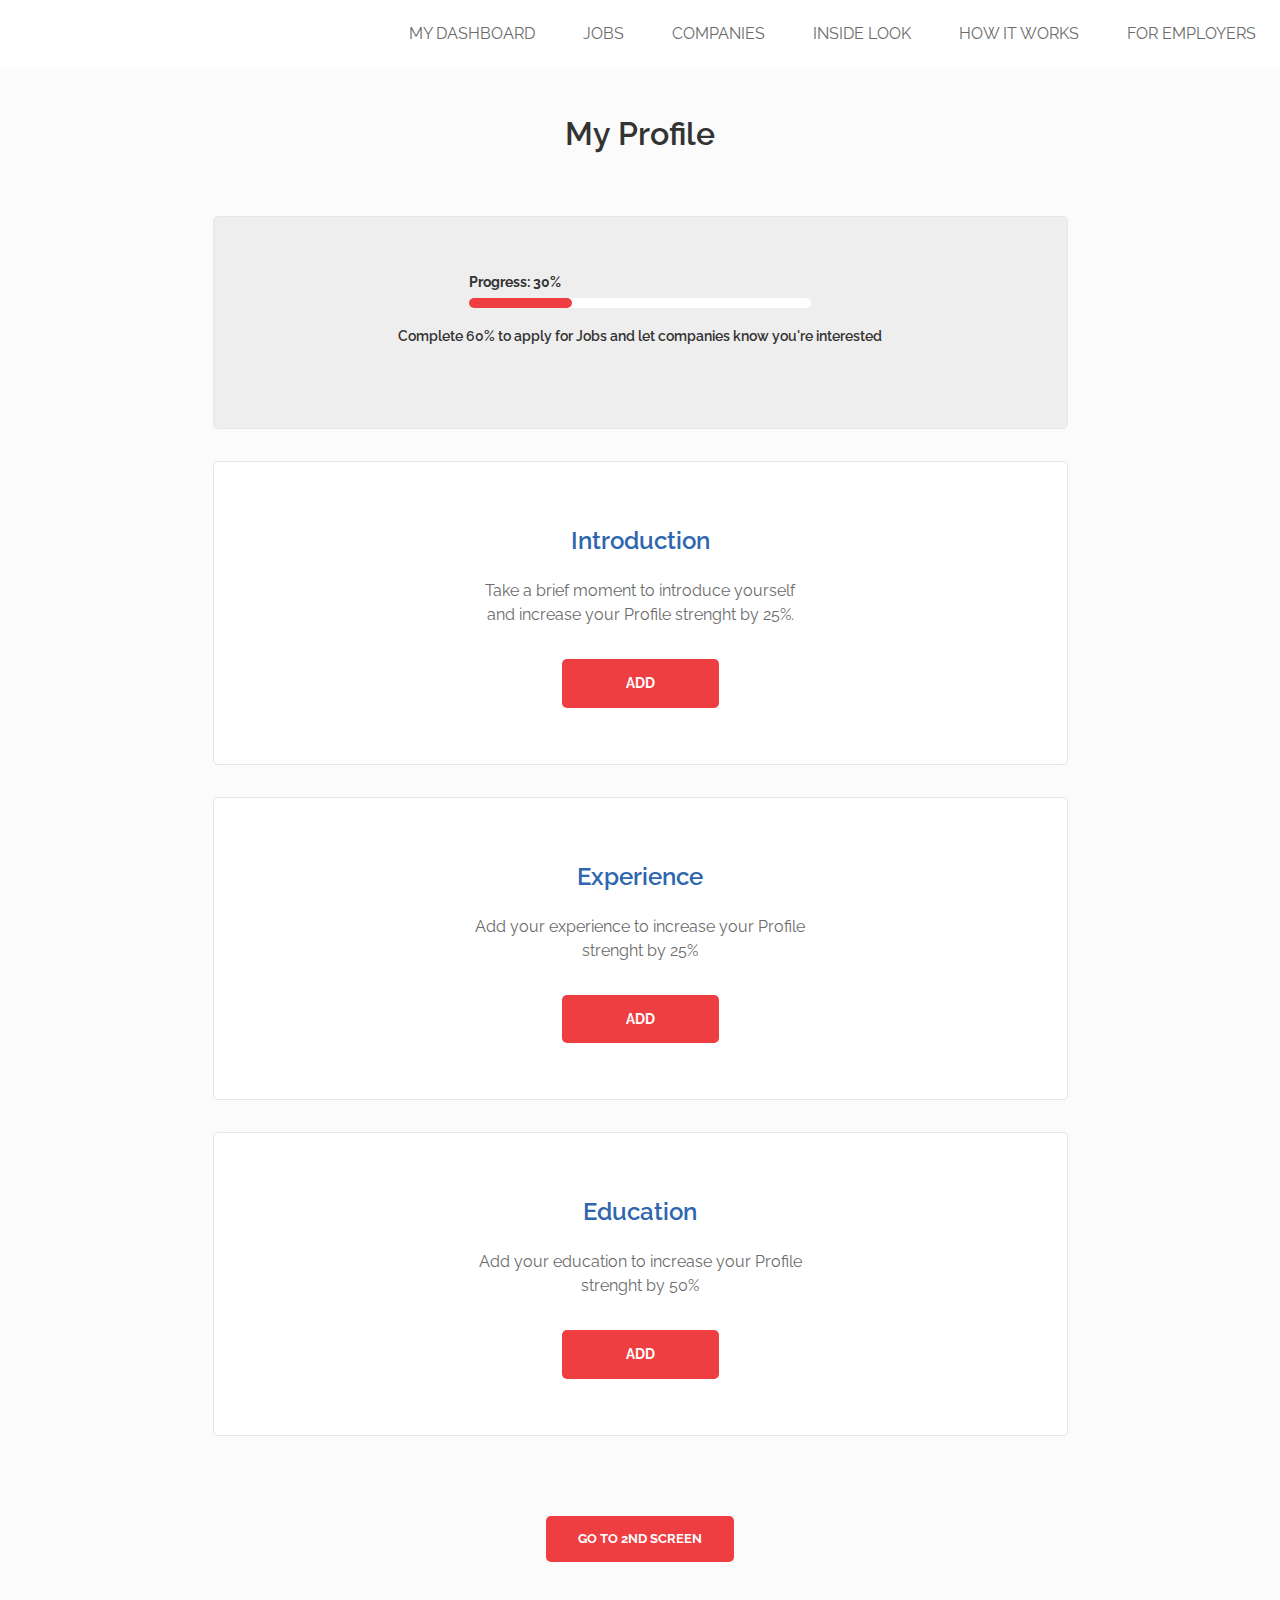
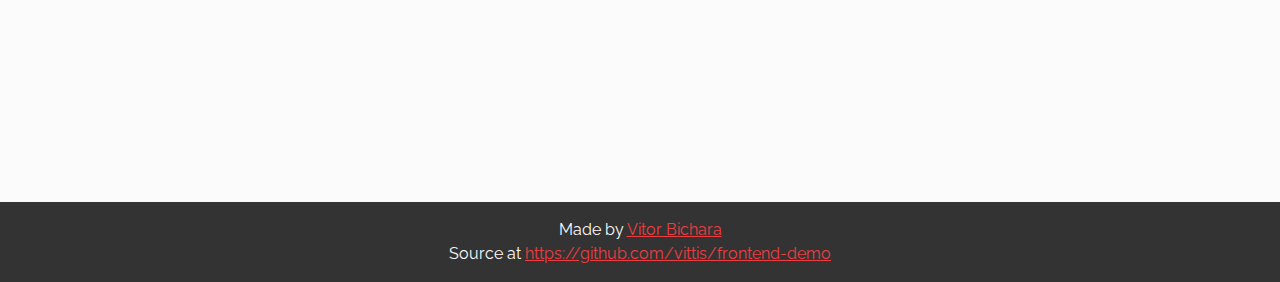
<file: index.html>
<!-- 
    Made by Vitor Bichara
    Using BEM naming convention methodology (https://en.bem.info/) 
    and SASS 7-1 Architeture Pattern (https://sass-guidelin.es/#the-7-1-pattern)
-->

<!DOCTYPE html>
<html>
<head>
    <meta charset="utf-8" />
    <meta http-equiv="X-UA-Compatible" content="IE=edge">
    <title>Front-End Demo By Vitor Bichara</title>
    <meta name="viewport" content="width=device-width, initial-scale=1">
    <link href="https://fonts.googleapis.com/css?family=Raleway:400,600,700" rel="stylesheet">  
    <link rel="stylesheet" href="https://cdnjs.cloudflare.com/ajax/libs/font-awesome/4.7.0/css/font-awesome.min.css">
    <link rel="stylesheet" type="text/css" media="screen" href="static/css/main.css" />
    <script type="text/javascript" src="assets/js/main.js"></script>
</head>
<body>
    
    <nav>
        <ul class="nav" id="nav">
            <a href="javascript:void(0);" class="nav__toggleIcon" onclick="toggleMobileNav()">
                <li class="nav__item nav__mobileToggle">
                    <i class="fa fa-bars"></i>
                </li>
            </a>
            <li class="nav__item">
                <a class="nav__link" href="#">For Employers</a>
            </li>
            <li class="nav__item">
                <a class="nav__link" href="#">How it works</a>
            </li>
            <li class="nav__item">
                <a class="nav__link" href="#">Inside Look</a>
            </li>
            <li class="nav__item">
                <a class="nav__link" href="#">Companies</a>
            </li>
            <li class="nav__item">
                <a class="nav__link" href="#">Jobs</a>
            </li>
            <li class="nav__item">
                <a class="nav__link" href="#">My Dashboard</a>
            </li>
        </ul>
    </nav>  

    <main class="container content">

        <h1 class="content__header">My Profile</h1>

        <div class="card card--progressCard">

            <div class="progressBar">
                <div class="progressBar__label">
                    Progress: 30%
                </div>
                <div class="progressBar__bar">
                    <div class="progressBar__meter"></div>
                </div>
            </div>

            <div class="card__text card__text--dark card__text--fullWidth">
                Complete 60% to apply for Jobs and let companies know you're interested
            </div>
        </div>


        <div class="card">
            <h2 class="card__header">Introduction</h2>
            <div class="card__text">
                Take a brief moment to introduce yourself and increase your Profile
                strenght by 25%.
            </div>
            <button class="button">Add</button>
        </div>

        <div class="card">
            <h2 class="card__header">Experience</h2>
            <div class="card__text">
                Add your experience to increase your Profile strenght by 25%
            </div>
            <button class="button">Add</button>
        </div>

        <div class="card card--last">
            <h2 class="card__header">Education</h2>
            <div class="card__text">
                Add your education to increase your Profile strenght by 50%
            </div>
            <button class="button">Add</button>
        </div>

        <a href="/screen2.html"><button class="button button--small">Go to 2nd screen</button></a>


    </main>

    <footer class="footer">
        Made by <a href="https://www.vitorbichara.com/">Vitor Bichara</a><br>
        Source at <a href="https://github.com/vittis/frontend-demo">https://github.com/vittis/frontend-demo</a>
    </footer>


</body>
</html>
</file>
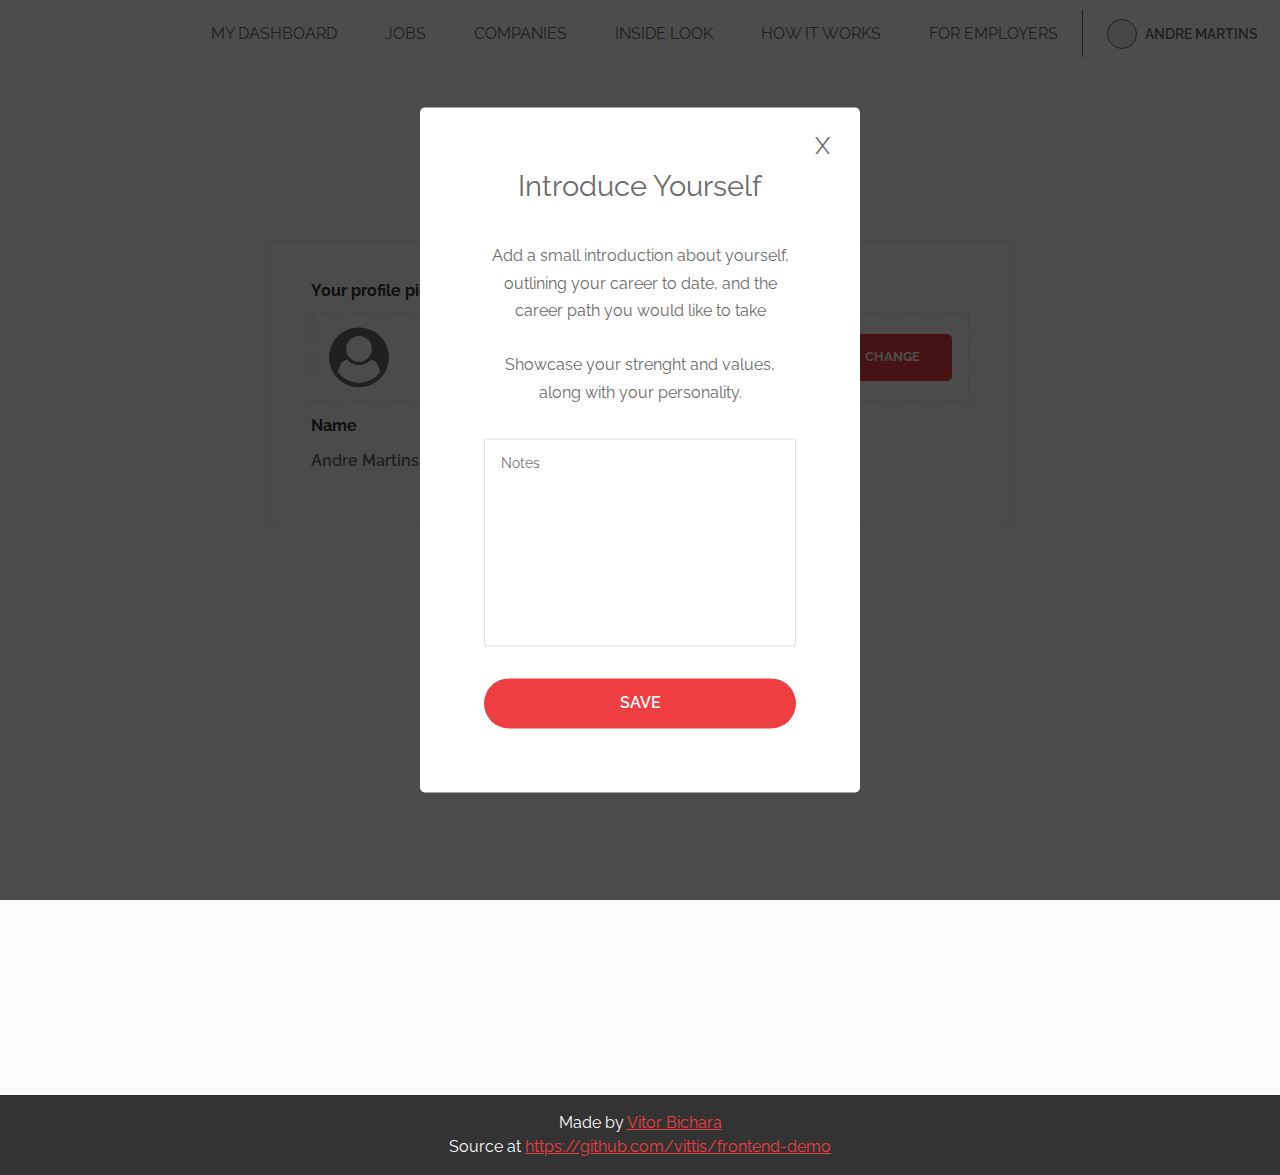
<file: screen2.html>
<!-- 
    Made by Vitor Bichara
    Using BEM naming convention methodology (https://en.bem.info/) 
    and SASS 7-1 Architeture Pattern (https://sass-guidelin.es/#the-7-1-pattern)
-->

<!DOCTYPE html>
<html>
<head>
    <meta charset="utf-8" />
    <meta http-equiv="X-UA-Compatible" content="IE=edge">
    <title>Front-End Demo By Vitor Bichara</title>
    <meta name="viewport" content="width=device-width, initial-scale=1">
    <link href="https://fonts.googleapis.com/css?family=Raleway:400,600,700" rel="stylesheet">  
    <link rel="stylesheet" href="https://cdnjs.cloudflare.com/ajax/libs/font-awesome/4.7.0/css/font-awesome.min.css">
    <link rel="stylesheet" type="text/css" media="screen" href="static/css/main.css" />
    <script type="text/javascript" src="assets/js/main.js"></script>
</head>
<body>
    
    <nav>
        <ul class="nav" id="nav">
            <a href="javascript:void(0);" class="nav__toggleIcon" onclick="toggleMobileNav()">
                <li class="nav__item nav__mobileToggle">
                    <i class="fa fa-bars"></i>
                </li>
            </a>
            <li class="nav__item nav__item--profile">
                <a class="nav__profileContainer" href="#">
                    <div class="nav__divider"></div>
                    <div class="nav__profileIcon"></div>
                    <div class="nav__profileName">Andre Martins</div>
                </a>
            </li>
            <li class="nav__item">
                <a class="nav__link" href="#">For Employers</a>
            </li>
            <li class="nav__item">
                <a class="nav__link" href="#">How it works</a>
            </li>
            <li class="nav__item">
                <a class="nav__link" href="#">Inside Look</a>
            </li>
            <li class="nav__item">
                <a class="nav__link" href="#">Companies</a>
            </li>
            <li class="nav__item">
                <a class="nav__link" href="#">Jobs</a>
            </li>
            <li class="nav__item">
                <a class="nav__link" href="#">My Dashboard</a>
            </li>
        </ul>
    </nav>  

    <main class="container content">

        <h1 class="content__header">My Profile</h1>

        <div class="profileInfo">
            <div class="pictureInfo">
                <div class="profileInfo__header">
                    Your profile picture
                </div>
                <div class="pictureInfo__picContainer">
                    <i class="fa fa-user-circle pictureInfo__pic"></i>
                    <button class="button button--small">
                        Change
                    </button>
                </div>
            </div>
            <div class="profileInfo__header">
                Name
            </div>
            <div class="profileInfo__name">
                Andre Martins
            </div>
            
        </div>

        <button class="button" id="modal__open">Open Modal</button>

    </main>
    <div class="modal" id="modal">
        <button class="modal__close" id="modal__close">X</button>
        <div class="modal__content">
            <h2 class="modal__header">
                Introduce Yourself
            </h2>
            <div class="modal__text">
                Add a small introduction about yourself,
                outlining your career to date,
                and the career path you would like
                to take<br><br>
                Showcase your strenght and values,
                along with your personality.
            </div>
            <textarea class="modal__textarea" placeholder="Notes"></textarea>
            <button class="button button--round button--fullWidth button--light">Save</button>

        </div>
    </div>
    <div class="modal__overlay" id="modal__overlay">

    </div>
    <footer class="footer footer--bigMargin">
        Made by <a href="https://www.vitorbichara.com/">Vitor Bichara</a><br>
        Source at <a href="https://github.com/vittis/frontend-demo">https://github.com/vittis/frontend-demo</a>
    </footer>


</body>
</html>
</file>
<file: static/css/main.css>
/*! normalize.css v8.0.0 | MIT License | github.com/necolas/normalize.css */
/* Document
   ========================================================================== */
/**
 * 1. Correct the line height in all browsers.
 * 2. Prevent adjustments of font size after orientation changes in iOS.
 */
html {
  line-height: 1.15;
  /* 1 */
  -webkit-text-size-adjust: 100%;
  /* 2 */
}

/* Sections
   ========================================================================== */
/**
 * Remove the margin in all browsers.
 */
body {
  margin: 0;
}

/**
 * Correct the font size and margin on `h1` elements within `section` and
 * `article` contexts in Chrome, Firefox, and Safari.
 */
h1 {
  font-size: 2em;
  margin: 0.67em 0;
}

/* Grouping content
   ========================================================================== */
/**
 * 1. Add the correct box sizing in Firefox.
 * 2. Show the overflow in Edge and IE.
 */
hr {
  box-sizing: content-box;
  /* 1 */
  height: 0;
  /* 1 */
  overflow: visible;
  /* 2 */
}

/**
 * 1. Correct the inheritance and scaling of font size in all browsers.
 * 2. Correct the odd `em` font sizing in all browsers.
 */
pre {
  font-family: monospace, monospace;
  /* 1 */
  font-size: 1em;
  /* 2 */
}

/* Text-level semantics
   ========================================================================== */
/**
 * Remove the gray background on active links in IE 10.
 */
a {
  background-color: transparent;
}

/**
 * 1. Remove the bottom border in Chrome 57-
 * 2. Add the correct text decoration in Chrome, Edge, IE, Opera, and Safari.
 */
abbr[title] {
  border-bottom: none;
  /* 1 */
  text-decoration: underline;
  /* 2 */
  text-decoration: underline dotted;
  /* 2 */
}

/**
 * Add the correct font weight in Chrome, Edge, and Safari.
 */
b,
strong {
  font-weight: bolder;
}

/**
 * 1. Correct the inheritance and scaling of font size in all browsers.
 * 2. Correct the odd `em` font sizing in all browsers.
 */
code,
kbd,
samp {
  font-family: monospace, monospace;
  /* 1 */
  font-size: 1em;
  /* 2 */
}

/**
 * Add the correct font size in all browsers.
 */
small {
  font-size: 80%;
}

/**
 * Prevent `sub` and `sup` elements from affecting the line height in
 * all browsers.
 */
sub,
sup {
  font-size: 75%;
  line-height: 0;
  position: relative;
  vertical-align: baseline;
}

sub {
  bottom: -0.25em;
}

sup {
  top: -0.5em;
}

/* Embedded content
   ========================================================================== */
/**
 * Remove the border on images inside links in IE 10.
 */
img {
  border-style: none;
}

/* Forms
   ========================================================================== */
/**
 * 1. Change the font styles in all browsers.
 * 2. Remove the margin in Firefox and Safari.
 */
button,
input,
optgroup,
select,
textarea {
  font-family: inherit;
  /* 1 */
  font-size: 100%;
  /* 1 */
  line-height: 1.15;
  /* 1 */
  margin: 0;
  /* 2 */
}

/**
 * Show the overflow in IE.
 * 1. Show the overflow in Edge.
 */
button,
input {
  /* 1 */
  overflow: visible;
}

/**
 * Remove the inheritance of text transform in Edge, Firefox, and IE.
 * 1. Remove the inheritance of text transform in Firefox.
 */
button,
select {
  /* 1 */
  text-transform: none;
}

/**
 * Correct the inability to style clickable types in iOS and Safari.
 */
button,
[type=button],
[type=reset],
[type=submit] {
  -webkit-appearance: button;
}

/**
 * Remove the inner border and padding in Firefox.
 */
button::-moz-focus-inner,
[type=button]::-moz-focus-inner,
[type=reset]::-moz-focus-inner,
[type=submit]::-moz-focus-inner {
  border-style: none;
  padding: 0;
}

/**
 * Restore the focus styles unset by the previous rule.
 */
button:-moz-focusring,
[type=button]:-moz-focusring,
[type=reset]:-moz-focusring,
[type=submit]:-moz-focusring {
  outline: 1px dotted ButtonText;
}

/**
 * Correct the padding in Firefox.
 */
fieldset {
  padding: 0.35em 0.75em 0.625em;
}

/**
 * 1. Correct the text wrapping in Edge and IE.
 * 2. Correct the color inheritance from `fieldset` elements in IE.
 * 3. Remove the padding so developers are not caught out when they zero out
 *    `fieldset` elements in all browsers.
 */
legend {
  box-sizing: border-box;
  /* 1 */
  color: inherit;
  /* 2 */
  display: table;
  /* 1 */
  max-width: 100%;
  /* 1 */
  padding: 0;
  /* 3 */
  white-space: normal;
  /* 1 */
}

/**
 * Add the correct vertical alignment in Chrome, Firefox, and Opera.
 */
progress {
  vertical-align: baseline;
}

/**
 * Remove the default vertical scrollbar in IE 10+.
 */
textarea {
  overflow: auto;
}

/**
 * 1. Add the correct box sizing in IE 10.
 * 2. Remove the padding in IE 10.
 */
[type=checkbox],
[type=radio] {
  box-sizing: border-box;
  /* 1 */
  padding: 0;
  /* 2 */
}

/**
 * Correct the cursor style of increment and decrement buttons in Chrome.
 */
[type=number]::-webkit-inner-spin-button,
[type=number]::-webkit-outer-spin-button {
  height: auto;
}

/**
 * 1. Correct the odd appearance in Chrome and Safari.
 * 2. Correct the outline style in Safari.
 */
[type=search] {
  -webkit-appearance: textfield;
  /* 1 */
  outline-offset: -2px;
  /* 2 */
}

/**
 * Remove the inner padding in Chrome and Safari on macOS.
 */
[type=search]::-webkit-search-decoration {
  -webkit-appearance: none;
}

/**
 * 1. Correct the inability to style clickable types in iOS and Safari.
 * 2. Change font properties to `inherit` in Safari.
 */
::-webkit-file-upload-button {
  -webkit-appearance: button;
  /* 1 */
  font: inherit;
  /* 2 */
}

/* Interactive
   ========================================================================== */
/*
 * Add the correct display in Edge, IE 10+, and Firefox.
 */
details {
  display: block;
}

/*
 * Add the correct display in all browsers.
 */
summary {
  display: list-item;
}

/* Misc
   ========================================================================== */
/**
 * Add the correct display in IE 10+.
 */
template {
  display: none;
}

/**
 * Add the correct display in IE 10.
 */
[hidden] {
  display: none;
}

/**
 * Set up a decent box model on the root element
 */
html {
  box-sizing: border-box;
}

body {
  background-color: #fbfbfb;
}

h2 {
  font-weight: 600;
}

/**
* Make all elements from the DOM inherit from the parent box-sizing
* See: https://css-tricks.com/inheriting-box-sizing-probably-slightly-better-best-practice/
*/
*,
*::before,
*::after {
  box-sizing: inherit;
}

body {
  color: #333333;
  font: normal 16px "Raleway", "Helvetica Neue Light", "Helvetica Neue", "Helvetica", "Arial", sans-serif;
}

/**
  * Main content containers
  * - Make the container full-width with a maximum width
  * - Center it in the viewport
  * - Leave some space on the edges, especially valuable on small screens
  */
.container {
  max-width: 1180px;
  margin-left: auto;
  margin-right: auto;
  padding-left: 20px;
  padding-right: 20px;
  width: 100%;
}

.nav {
  display: flex;
  flex-direction: row-reverse;
  list-style: none;
  margin: 0;
  background: #ffffff;
  white-space: nowrap;
}

.nav__item {
  cursor: pointer;
  padding: 1.5rem;
  transition: 0.4s background-color ease;
}
.nav__item:hover {
  background-color: #2e66af;
}
.nav__item:hover .nav__link {
  color: #ffffff;
}
.nav__item--profile {
  display: flex;
  padding: 0rem;
}
.nav__item--profile:hover .nav__profileContainer .nav__profileName {
  color: #ffffff;
}

.nav__link {
  text-decoration: none;
  color: #6b6b6b;
  text-transform: uppercase;
  font-size: 1em;
  white-space: nowrap;
  transition: 0.4s color ease;
}

.nav__profileContainer {
  display: flex;
  align-items: center;
  text-decoration: none;
}

.nav__divider {
  width: 1px;
  height: 70%;
  background-color: #6b6b6b;
  margin-right: 1.5rem;
}

.nav__profileIcon {
  height: 30px;
  width: 30px;
  border-radius: 15px;
  border: solid 1px #6b6b6b;
  background-color: #eeeeee;
  margin-right: 0.5rem;
}

.nav__profileName {
  font-weight: 600;
  color: #6b6b6b;
  text-transform: uppercase;
  font-size: 0.9em;
  margin-right: 1.5em;
}

.nav__mobileToggle {
  display: none;
}
.nav__mobileToggle:hover {
  background-color: #eeeeee;
}

.nav__toggleIcon {
  color: #333333;
}

@media screen and (max-width: 768px) {
  .nav li:not(:first-child) {
    display: none;
  }

  .nav__mobileToggle {
    display: block;
  }

  .nav.responsive {
    flex-direction: column;
    align-items: flex-end;
  }

  .nav.responsive li {
    display: block;
  }
}
.content {
  display: flex;
  flex-direction: column;
  align-items: center;
}

.content__header {
  margin: 3rem;
  font-weight: 600;
}

.footer {
  background-color: #333333;
  color: #fbfbfb;
  text-align: center;
  line-height: 1.5rem;
  padding-bottom: 1rem;
  padding-top: 1rem;
  margin-top: 15rem;
}
.footer--bigMargin {
  margin-top: 30rem;
}

.footer a:link {
  color: #ef3e42;
}

.footer a:visited {
  color: #ef3e42;
}

.card {
  min-width: 75%;
  display: flex;
  flex-direction: column;
  align-items: center;
  background-color: #ffffff;
  border: 1px solid #e6e6e6;
  border-radius: 5px;
  padding-top: 3.5rem;
  padding-bottom: 3.5rem;
  margin: 1rem;
}
.card--progressCard {
  background-color: #eeeeee;
  padding-bottom: 3rem;
}
.card--last {
  margin-bottom: 5rem;
}

.card__header {
  color: #2e66af;
  font-weight: 600;
  margin: 0.5rem;
}

.card__text {
  text-align: center;
  max-width: 21rem;
  margin: 1rem;
  margin-bottom: 2rem;
  font-size: 1rem;
  color: #6b6b6b;
  line-height: 1.5rem;
}
.card__text--dark {
  color: #333333;
  font-weight: 600;
  font-size: 0.9rem;
}
.card__text--fullWidth {
  max-width: 100%;
}

.progressBar {
  display: flex;
  flex-direction: column;
  min-width: 40%;
}

.progressBar__label {
  font-size: 0.9rem;
  font-weight: 700;
}

.progressBar__bar {
  margin-top: 0.5rem;
  background-color: #ffffff;
  height: 10px;
  width: 100%;
  border-radius: 5px;
}

.progressBar__meter {
  position: relative;
  width: 30%;
  height: 10px;
  background-color: #ef3e42;
  border-radius: 5px;
}

.modal {
  display: flex;
  flex-direction: column;
  align-items: center;
  width: 440px;
  max-width: 100%;
  max-height: 100%;
  text-align: center;
  position: fixed;
  top: 50%;
  left: 50%;
  transform: translate(-50%, -50%);
  background-color: #ffffff;
  color: #6b6b6b;
  border-radius: 5px;
  z-index: 11;
}

.modal__content {
  display: flex;
  flex-direction: column;
  align-items: center;
  padding: 4rem;
  padding-top: 0.5rem;
}

.modal__header {
  font-size: 1.8rem;
  font-weight: 400;
  margin-top: 0;
}

.modal__text {
  line-height: 1.7rem;
  margin-bottom: 2rem;
  margin-top: 1rem;
}

.modal__close {
  cursor: pointer;
  border: none;
  background: #ffffff;
  -webkit-appearance: none;
  -moz-appearance: none;
  align-self: flex-end;
  text-decoration: none;
  color: #6b6b6b;
  font-size: 1.5em;
  margin-right: 1.5rem;
  margin-top: 1.5rem;
}

.modal__textarea {
  outline: none;
  resize: none;
  overflow: auto;
  border: 1px #dedede solid;
  border-radius: 3px;
  width: 100%;
  height: 13rem;
  padding: 1rem;
  color: #6b6b6b;
  font-size: 0.9rem;
  margin-bottom: 2rem;
}
.modal__textarea:focus {
  border-color: #2e66af;
}

.modal__overlay {
  z-index: 10;
  position: fixed;
  top: 0;
  left: 0;
  width: 100%;
  height: 100%;
  background-color: rgba(0, 0, 0, 0.7);
}

.modal--closed {
  display: none;
}

.profileInfo {
  display: flex;
  flex-direction: column;
  border: 1px solid #e6e6e6;
  padding: 2.5rem;
  margin: 2.5rem;
  border-radius: 5px;
  max-width: 95%;
  min-width: 65%;
}

.profileInfo__header {
  font-weight: 700;
}

.pictureInfo__picContainer {
  display: flex;
  align-items: center;
  padding: 1rem;
  margin-top: 0.8rem;
  margin-bottom: 0.8rem;
  height: 90px;
  width: 100%;
  border: 2px dashed #e6e6e6;
  justify-content: space-between;
}

.pictureInfo__pic {
  font-size: 60px;
  color: #6b6b6b;
}

.profileInfo__name {
  font-weight: 600;
  color: #6b6b6b;
  margin-top: 1rem;
  margin-bottom: 1rem;
}

.button {
  cursor: pointer;
  text-transform: uppercase;
  font-weight: 700;
  border-radius: 5px;
  border: none;
  padding: 1rem 4rem;
  margin: 0;
  font-size: 0.9rem;
  text-decoration: none;
  background: #ef3e42;
  color: #ffffff;
  transition: background 250ms ease-in-out, transform 150ms ease;
  -webkit-appearance: none;
  -moz-appearance: none;
}
.button:hover {
  background: #b40f12;
}
.button--round {
  border-radius: 25px;
}
.button--fullWidth {
  width: 100%;
  font-size: 1rem;
}
.button--light {
  font-weight: 600;
}
.button--small {
  font-size: 0.8rem;
  padding: 1rem 2rem;
}

/*# sourceMappingURL=main.css.map */
</file>
